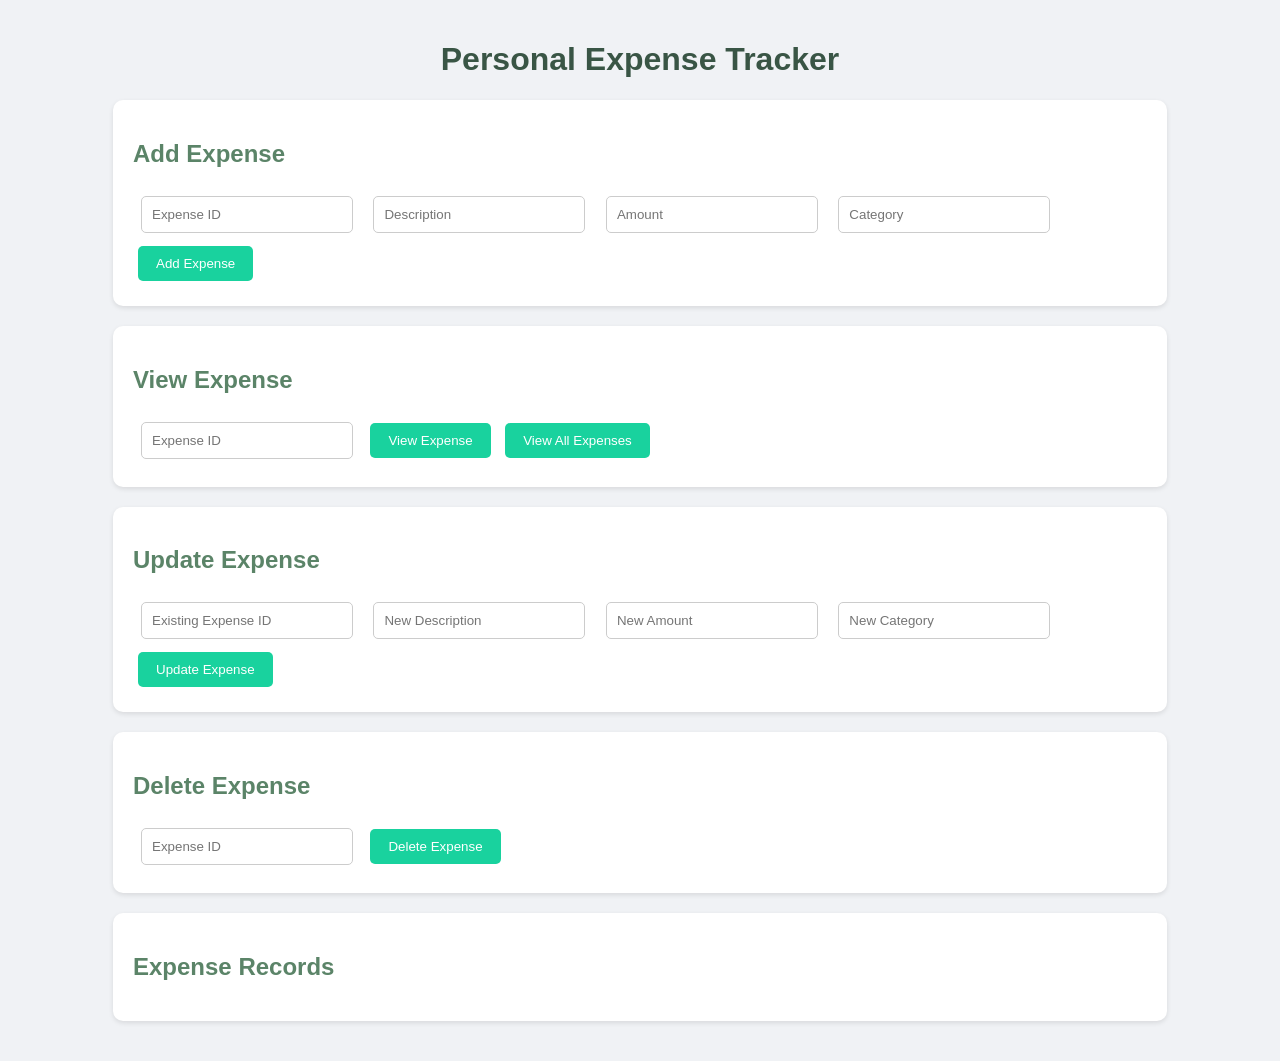
<file: expense/index.html>
<!DOCTYPE html>
<html>

<head>
    <title>Personal Expense Tracker</title>
    <link rel="stylesheet" href="style.css">
</head>

<body>

    <div class="container">

        <h1>Personal Expense Tracker</h1>


        <div class="section">

            <h2>Add Expense</h2>

            <input type="number" id="expenseId" placeholder="Expense ID">

            <input type="text" id="description" placeholder="Description">

            <input type="number" id="amount" placeholder="Amount">

            <input type="text" id="category" placeholder="Category">

            <button onclick="addExpense()">Add Expense</button>

        </div>



        <div class="section">

            <h2>View Expense</h2>

            <input type="number" id="viewId" placeholder="Expense ID">

            <button onclick="viewExpense()">View Expense</button>

            <button onclick="viewAllExpenses()">View All Expenses</button>

        </div>



        <div class="section">

            <h2>Update Expense</h2>

            <input type="number" id="updateId" placeholder="Existing Expense ID">

            <input type="text" id="updateDescription" placeholder="New Description">

            <input type="number" id="updateAmount" placeholder="New Amount">

            <input type="text" id="updateCategory" placeholder="New Category">

            <button onclick="updateExpense()">Update Expense</button>

        </div>


        <div class="section">

            <h2>Delete Expense</h2>

            <input type="number" id="deleteId" placeholder="Expense ID">

            <button onclick="deleteExpense()">Delete Expense</button>

        </div>



        <div class="section">

            <h2>Expense Records</h2>

            <p id="actionMessage"></p>

            <div id="result"></div>

        </div>

    </div>

    <script src="script.js"></script>

</body>

</html>
</file>
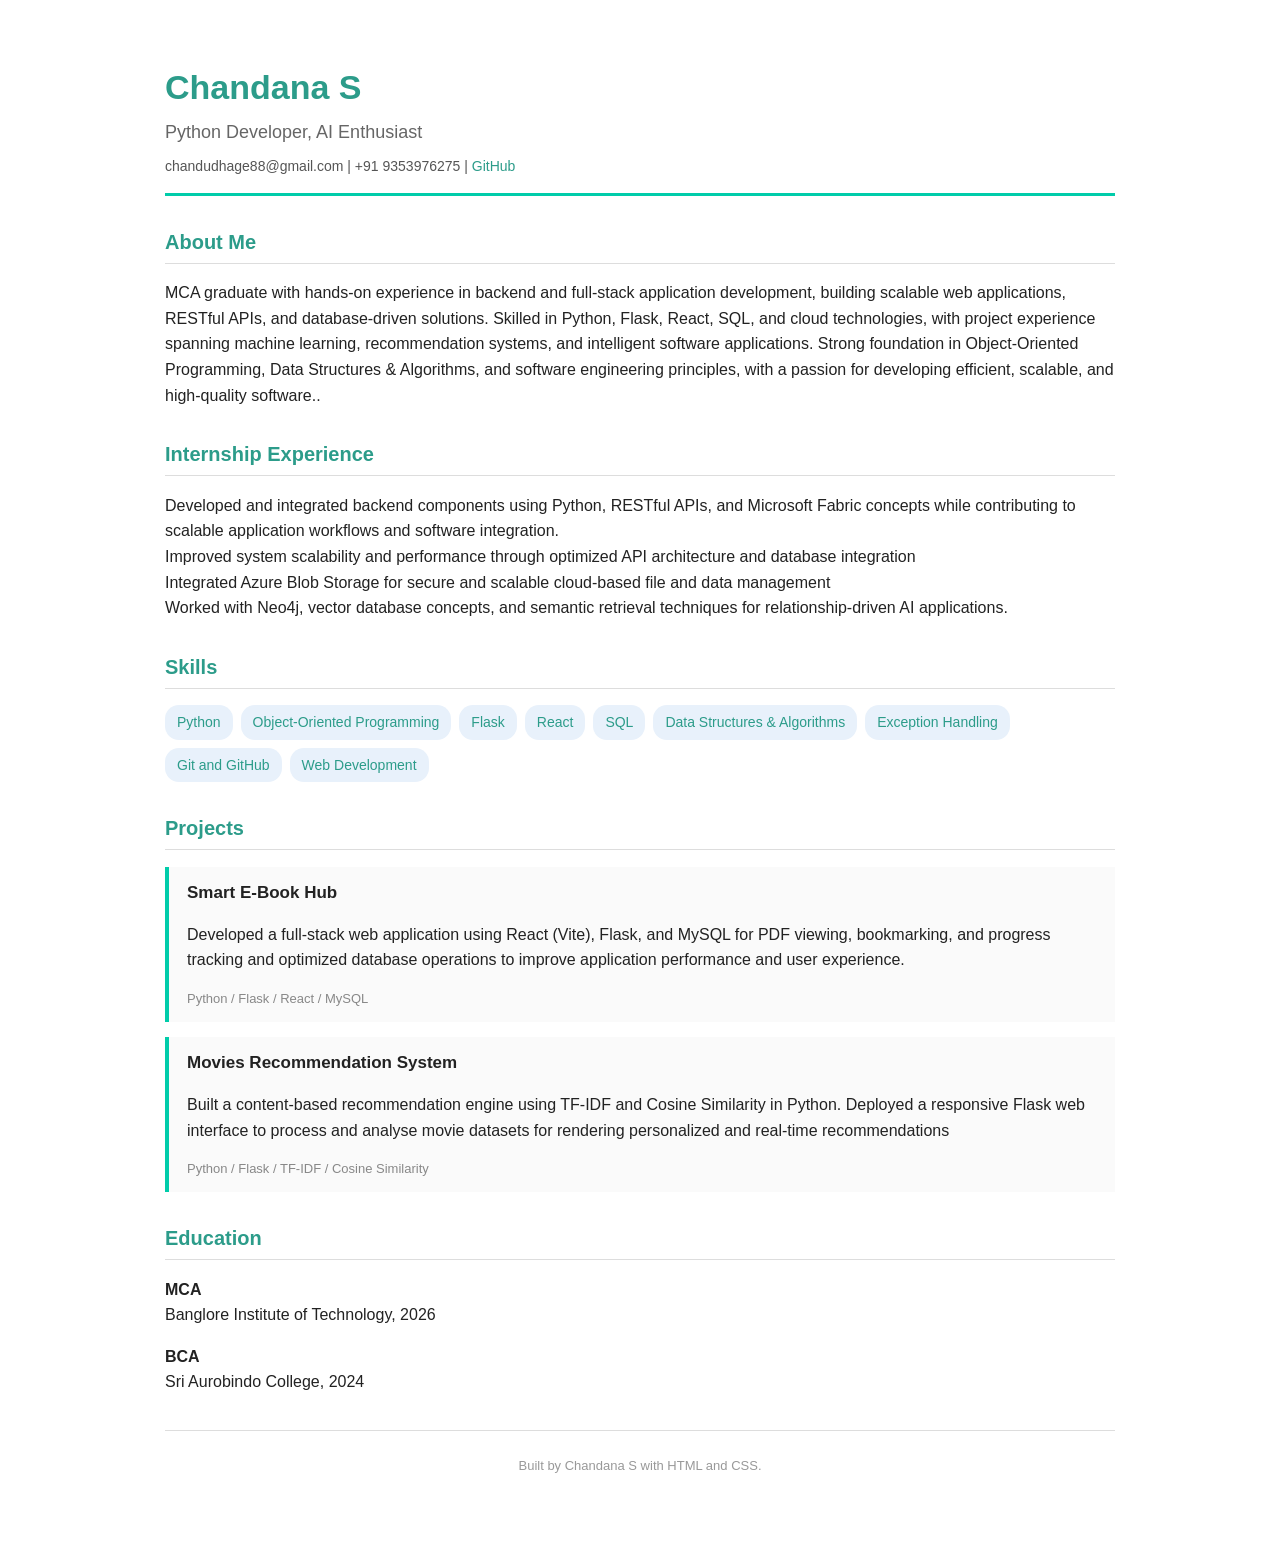
<file: resume/index.html>
<!DOCTYPE html>
<html lang="en">
<head>
    <meta charset="utf-8">
    <meta name="viewport" content="width=device-width, initial-scale=1">
    <title>Chandana S - Resume</title>
    <link rel="stylesheet" href="style.css">
</head>
<body>
    <header>
        <h1>Chandana S</h1>
        <p class="role">Python Developer, AI Enthusiast</p>
        <p class="contact">
            chandudhage88@gmail.com |
            +91 9353976275 |
            <a href="https://github.com/Chandana-Dhage">GitHub</a>
        </p>
    </header>

    <section>
        <h2>About Me</h2>
        <p>
            MCA graduate with hands-on experience in backend and full-stack application development, building scalable web 
applications, RESTful APIs, and database-driven solutions. Skilled in Python, Flask, React, SQL, and cloud technologies, 
with project experience spanning machine learning, recommendation systems, and intelligent software applications. 
Strong foundation in Object-Oriented Programming, Data Structures & Algorithms, and software engineering principles, 
with a passion for developing efficient, scalable, and high-quality software..
        </p>
    </section>

     <section>
        <h2>Internship Experience</h2>
        <p>
          Developed and integrated backend components using Python, RESTful APIs, and Microsoft Fabric concepts while 
contributing to scalable application workflows and software integration.<br> Improved system scalability and performance through optimized API architecture and database integration  
<br>Integrated Azure Blob Storage for secure and scalable cloud-based file and data management  
<br>Worked with Neo4j, vector database concepts, and semantic retrieval techniques for relationship-driven AI 
applications. 
        </p>
    </section>

    <section>
        <h2>Skills</h2>
        <ul class="skills">
            <li>Python</li>
            <li>Object-Oriented Programming</li>
            <li>Flask</li>
            <li>React</li>
            <li>SQL</li>
            <li>Data Structures & Algorithms</li>
            <li>Exception Handling</li>
            <li>Git and GitHub</li>
            <li>Web Development</li>
        </ul>
    </section>

    <section>
        <h2>Projects</h2>

        <div class="project">
            <h3>Smart E-Book Hub</h3>
            <p>
               Developed a full-stack web application using React (Vite), Flask, and MySQL for PDF viewing, bookmarking, and 
progress tracking and optimized database operations to improve application performance and user 
experience.
            </p>
            <p class="tags">Python / Flask / React / MySQL</p>
        </div>

        <div class="project">
            <h3>Movies Recommendation System</h3>
            <p>
                Built a content-based recommendation engine using TF-IDF and Cosine Similarity in Python. Deployed a responsive Flask web interface to process and analyse movie datasets for rendering personalized  
and real-time recommendations 
            </p>
            <p class="tags">Python / Flask / TF-IDF / Cosine Similarity </p>
        </div>
    </section>

    <section>
        <h2>Education</h2>
        <p>
            <b>MCA</b><br>
            Banglore Institute of Technology, 2026
        </p>
       <p>
            <b>BCA</b><br>
            Sri Aurobindo College, 2024
        </p>
    </section>

    <footer>
        <p>Built by Chandana S with HTML and CSS.</p>
    </footer>
</body>
</html>
</file>
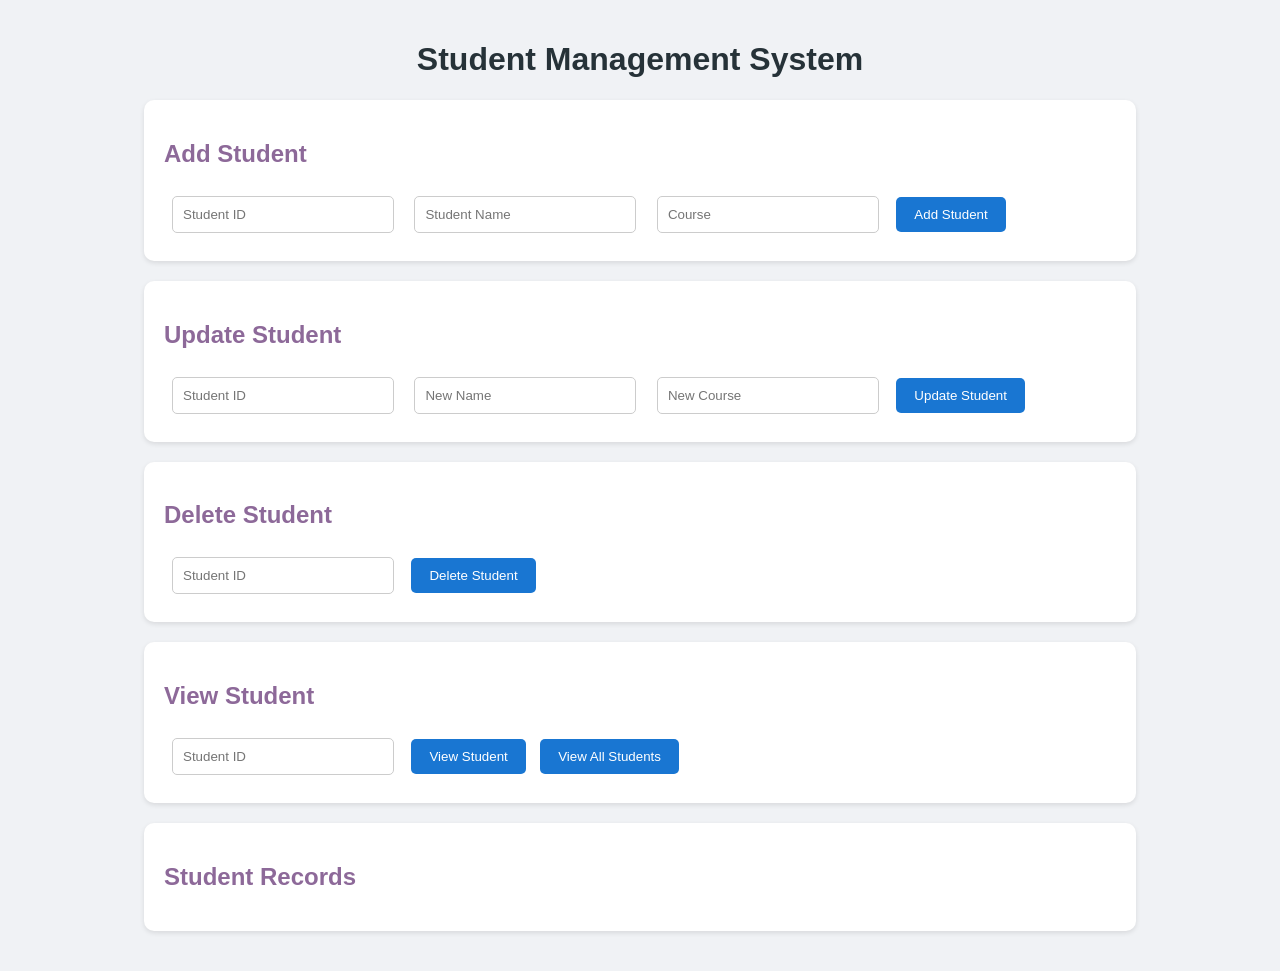
<file: student_api/index.html>
<!DOCTYPE html>
<html>

<head>
    <title>Student Management System</title>
    <link rel="stylesheet" href="style.css">
</head>

<body>

    <div class="container">

        <h1>Student Management System</h1>

        <!-- ADD STUDENT -->
        <div class="section">

            <h2>Add Student</h2>

            <input type="number" id="studentId" placeholder="Student ID">

            <input type="text" id="name" placeholder="Student Name">

            <input type="text" id="course" placeholder="Course">

            <button onclick="addStudent()">Add Student</button>

        </div>


        <!-- UPDATE STUDENT -->
        <div class="section">

            <h2>Update Student</h2>

            <input type="number" id="updateId" placeholder="Student ID">

            <input type="text" id="updateName" placeholder="New Name">

            <input type="text" id="updateCourse" placeholder="New Course">

            <button onclick="updateStudent()">Update Student</button>

        </div>


        <!-- DELETE STUDENT -->
        <div class="section">

            <h2>Delete Student</h2>

            <input type="number" id="deleteId" placeholder="Student ID">

            <button onclick="deleteStudent()">Delete Student</button>

        </div>


        <!-- VIEW STUDENT -->
        <div class="section">

            <h2>View Student</h2>

            <input type="number" id="viewId" placeholder="Student ID">

            <button onclick="viewStudent()">View Student</button>

            <button onclick="viewAllStudents()">View All Students</button>

        </div>


        <!-- DISPLAY RECORDS -->
        <div class="section">

            <h2>Student Records</h2>

            <div id="result"></div>

        </div>

    </div>

    <script src="script.js"></script>

</body>
</html>
</file>
<file: expense/style.css>
body {
    font-family: Arial, Helvetica, sans-serif;
    background: #f0f2f5;
    margin: 0;
    padding: 20px;
}

.container {
    width: 85%;
    margin: auto;
}

h1 {
    text-align: center;
    color: #395545;
}

.section {
    background: white;
    padding: 20px;
    margin: 20px 0;
    border-radius: 10px;
    box-shadow: 0 2px 5px rgba(0,0,0,0.1);
}

h2 {
    color: #5b8468;
}

input {
    padding: 10px;
    margin: 8px;
    width: 190px;
    border: 1px solid #ccc;
    border-radius: 5px;
}

button {
    padding: 10px 18px;
    background: #19d29e;
    color: white;
    border: none;
    border-radius: 5px;
    cursor: pointer;
    margin: 5px;
}

button:hover {
    background: #0e8e41;
}

table {
    width: 100%;
    border-collapse: collapse;
    margin-top: 15px;
}

th, td {
    border: 1px solid #ddd;
    padding: 12px;
    text-align: center;
}

th {
    background: #19d27f;
    color: white;
}

#actionMessage {
    color: rgb(0, 128, 117);
    font-weight: bold;
}
</file>
<file: resume/style.css>
body {
    font-family: Arial, Helvetica, sans-serif;
    line-height: 1.6;
    color: #222222;
    background: #ffffff;
    max-width: 950px;
    margin: 30px auto;
    padding: 30px;
}

header {
    border-bottom: 3px solid #00ccaa;
    padding-bottom: 15px;
    margin-bottom: 25px;
}

h1 {
    margin: 0;
    font-size: 34px;
    color: #2c9c8a;
}

.role {
    margin: 4px 0;
    font-size: 18px;
    color: #666666;
}

.contact {
    margin: 8px 0 0 0;
    font-size: 14px;
    color: #555555;
}

a {
    color: #2c9c8a;
    text-decoration: none;
}

h2 {
    font-size: 20px;
    color: #2c9c8a;
    border-bottom: 1px solid #dddddd;
    padding-bottom: 5px;
    margin-top: 30px;
}

.skills {
    list-style: none;
    padding: 0;
    display: flex;
    flex-wrap: wrap;
    gap: 8px;
}

.skills li {
    background: #e8f1fb;
    color: #2c9c8a;
    padding: 6px 12px;
    border-radius: 14px;
    font-size: 14px;
}

.project {
    border-left: 4px solid #00ccaa  ;
    background: #fafafa;
    padding: 12px 18px;
    margin-bottom: 15px;
}

.project h3 {
    margin: 0 0 6px 0;
    font-size: 17px;
}

.tags {
    font-size: 13px;
    color: #888888;
    margin: 6px 0 0 0;
}

footer {
    margin-top: 35px;
    border-top: 1px solid #dddddd;
    padding-top: 12px;
    font-size: 13px;
    color: #999999;
    text-align: center;
}

@media (max-width: 600px) {
    body {
        margin: 0;
        padding: 18px;
    }

    h1 {
        font-size: 26px;
    }
}
</file>
<file: student_api/style.css>
body {
    font-family: Arial, Helvetica, sans-serif;
    background-color: #f0f2f5;
    margin: 0;
    padding: 20px;
}

.container {
    width: 80%;
    margin: auto;
}

h1 {
    text-align: center;
    color: #263238;
}

.section {
    background-color: white;
    padding: 20px;
    margin: 20px 0;
    border-radius: 10px;
    box-shadow: 0 2px 5px rgba(0,0,0,0.1);
}

h2 {
    color: #8d6999;
}

input {
    padding: 10px;
    margin: 8px;
    width: 200px;
    border: 1px solid #ccc;
    border-radius: 5px;
}

button {
    padding: 10px 18px;
    background-color: #1976d2;
    color: white;
    border: none;
    border-radius: 5px;
    cursor: pointer;
    margin: 5px;
}

button:hover {
    background-color: #0d47a1;
}

table {
    width: 100%;
    border-collapse: collapse;
    margin-top: 15px;
}

th, td {
    border: 1px solid #ddd;
    padding: 12px;
    text-align: center;
}

th {
    background-color: #97f4de;
    color: white;
}
</file>
